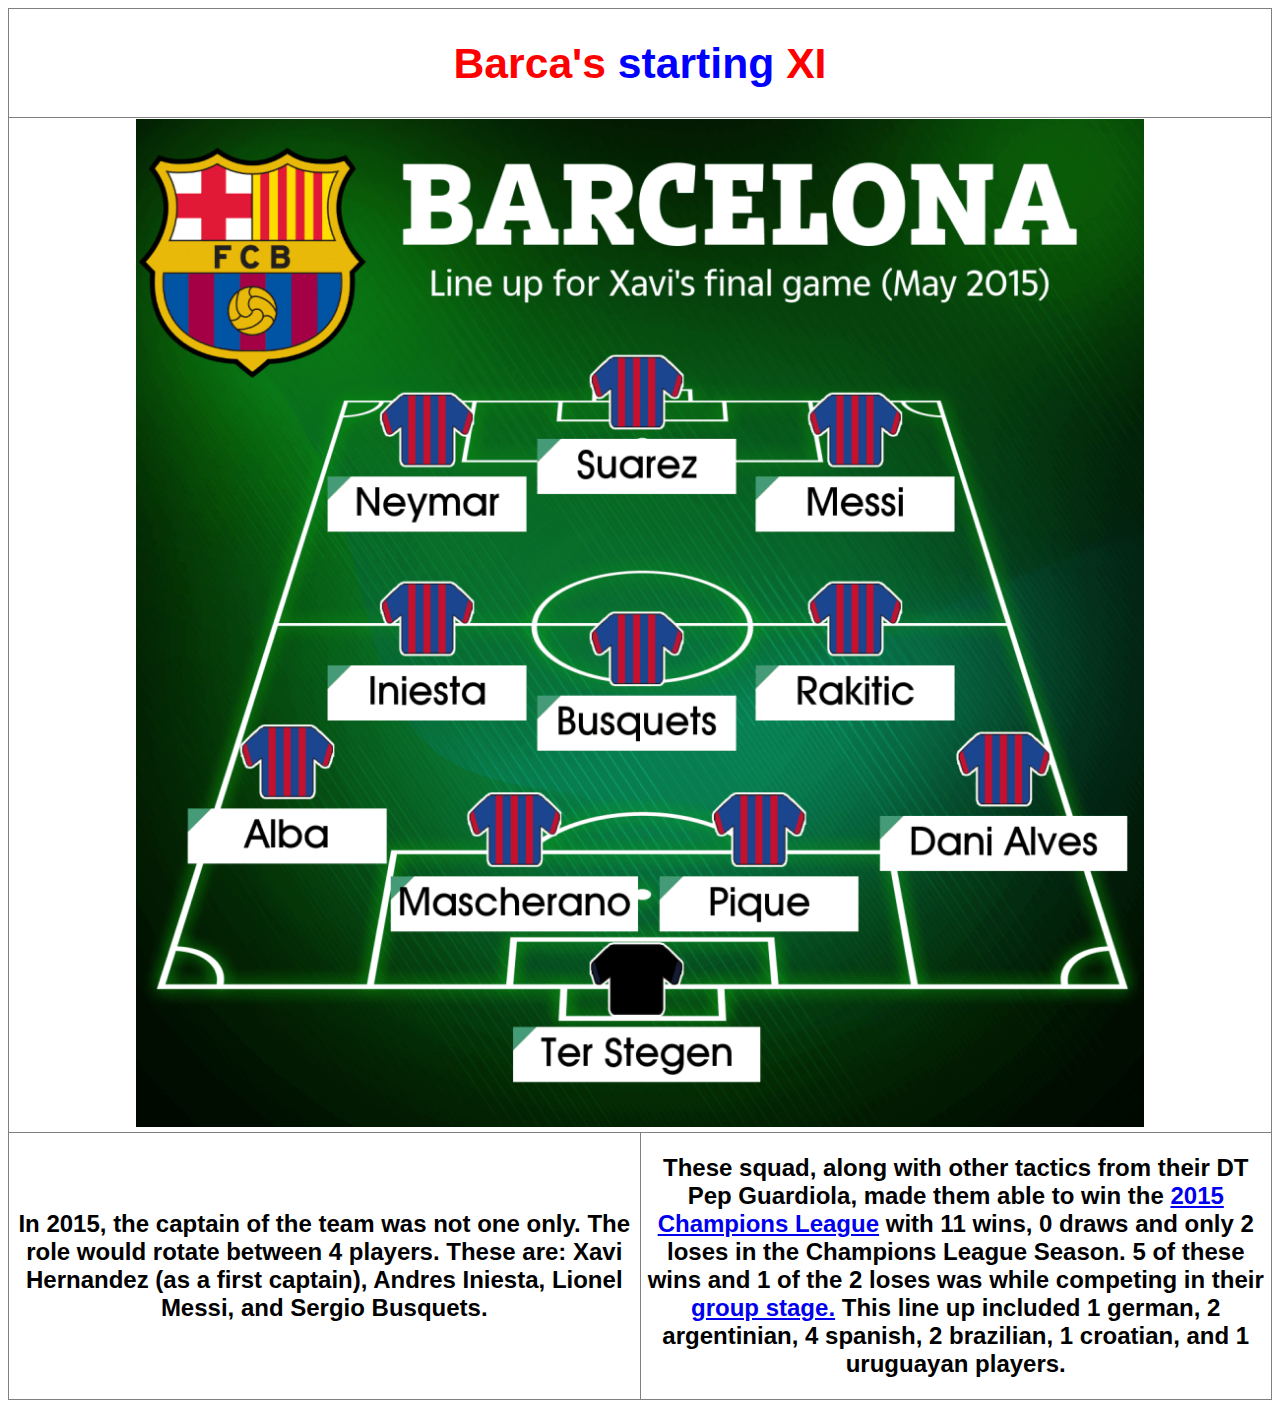
<file: index.html>
<!DOCTYPE html>
<html>
<head>
	<meta charset="utf-8">
	<meta name="viewport" content="width=device-width, initial-scale=1">
	<title>Barca's 2015 Starting XI</title>
	<link rel="stylesheet" type="text/css" href="Final_Project.css">
</head>
<body>
	<table width="100%" border="1">
		<tr>
			<td width="100%" height="20%" colspan="2"> <h1> <span style="color: #f00;">Barca's</span> <span style="color: #00f;">starting</span> <span style="color: #f00;">XI</span></h1> </td>
		</tr>
		<tr>
			<td width="100%" height="60%" colspan="2" align="center"> <img src="BARCELONA.png" width="80%"> </td>
		</tr>
		<tr>
			<td width="50%" height="20%"> <h2>In 2015, the captain of the team was not one only. The role would rotate between 4 players. These are: Xavi Hernandez (as a first captain), Andres Iniesta, Lionel Messi, and Sergio Busquets.</h2> </td>
			<td width="50%" height="20%"> <h2>These squad, along with other tactics from their DT Pep Guardiola, made them able to win the <a href="ChampionsLeague2015.html">2015 Champions League</a> with 11 wins, 0 draws and only 2 loses in the Champions League Season. 5 of these wins and 1 of the 2 loses was while competing in their <a href="GroupStage.html">group stage.</a> This line up included 1 german, 2 argentinian, 4 spanish, 2 brazilian, 1 croatian, and 1 uruguayan players. </h2> </td>
		</tr>
	</table>

</body>
</html>
</file>
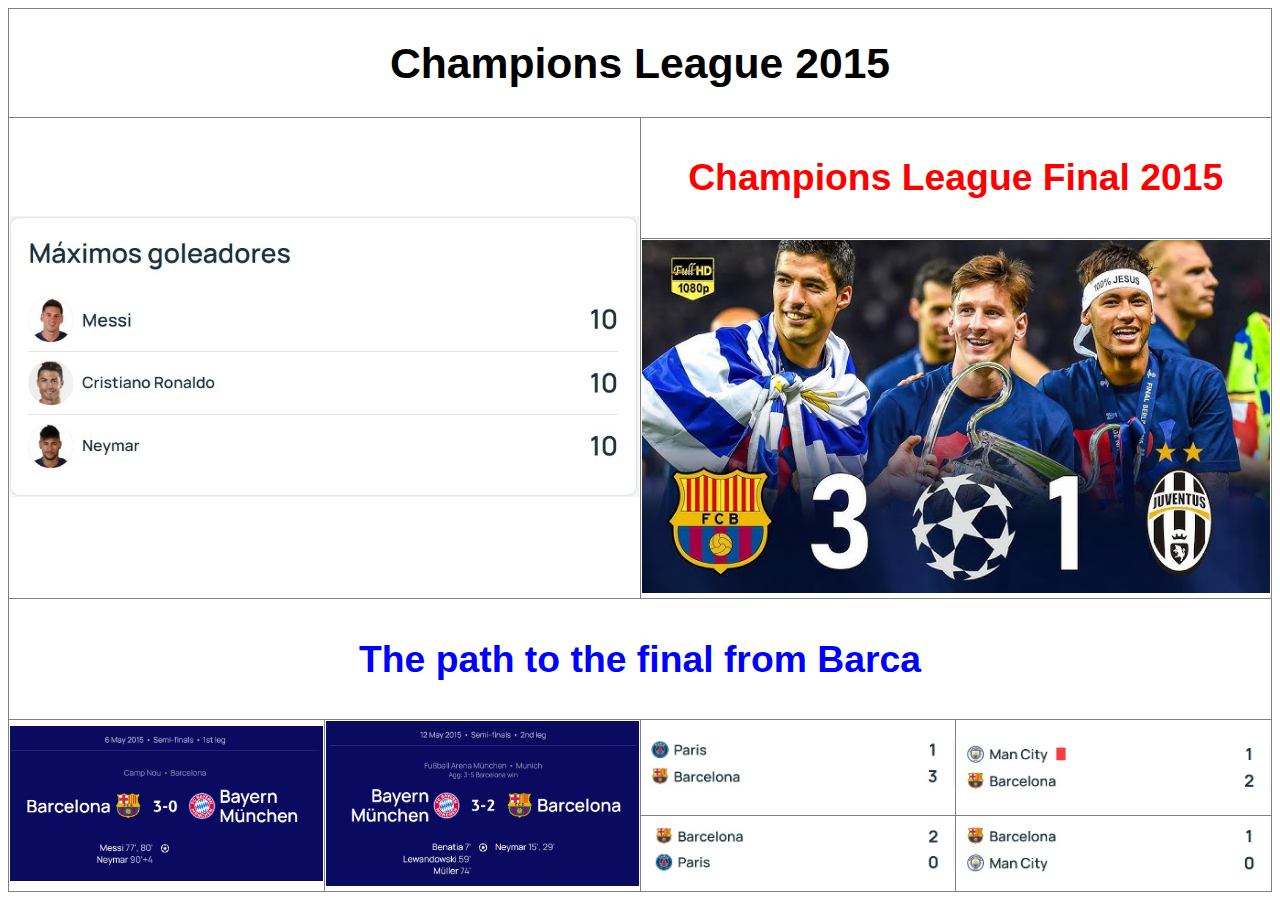
<file: ChampionsLeague2015.html>
<!DOCTYPE html>
<html>
<head>
	<meta charset="utf-8">
	<meta name="viewport" content="width=device-width, initial-scale=1">
	<title>Champions League 2015</title>
	<link rel="stylesheet" type="text/css" href="Final_Project.css">
</head>
<body>
	<table width="100%" border="1">
		<tr>
			<td width="100%" height="20%" colspan="4"> <h1>Champions League 2015</h1> </td>
		</tr>
		<tr>
			<td width="50%" height="45%" rowspan="2" colspan="2"> <img src="Topscorers.jpg" width="100%"> </td>
			<td width="50%" height="10%" colspan="2"> <h3 class="red"> Champions League Final 2015</h3></td>
		</tr>
		<tr>
			<td width="50%" height="35%" colspan="2"> <img src="FinalResult.jpg" width="100%"> </td>
		</tr>
		<tr>
			<td width="100%" height="10%" colspan="4"> <h3 class="blue">The path to the final from Barca</h3> </td>
		</tr>
		<tr>
			<td width="25%" height="25%" rowspan="2"> <img src="1stLegSemifinal.jpg" width="100%"> </td>
			<td width="25%" height="25%" rowspan="2"> <img src="2ndLegSemifinal.jpg" width="100%"> </td>
			<td width="25%" height="12,5%"> <img src="QuarterFinal1stLeg.jpg" width="100%"> </td>
			<td width="25%" height="12,5%"> <img src="1stLegRoundOf16.jpg" width="100%"> </td>
		</tr>
		<tr>
			<td width="25%" height="12,5%"> <img src="QuarterFinal2ndLeg.jpg" width="100%"> </td>
			<td width="25%" height="12,5%"> <img src="2ndLegRoundOf16.jpg" width="100%"> </td>
		</tr>

	</table>

</body>
</html>
</file>
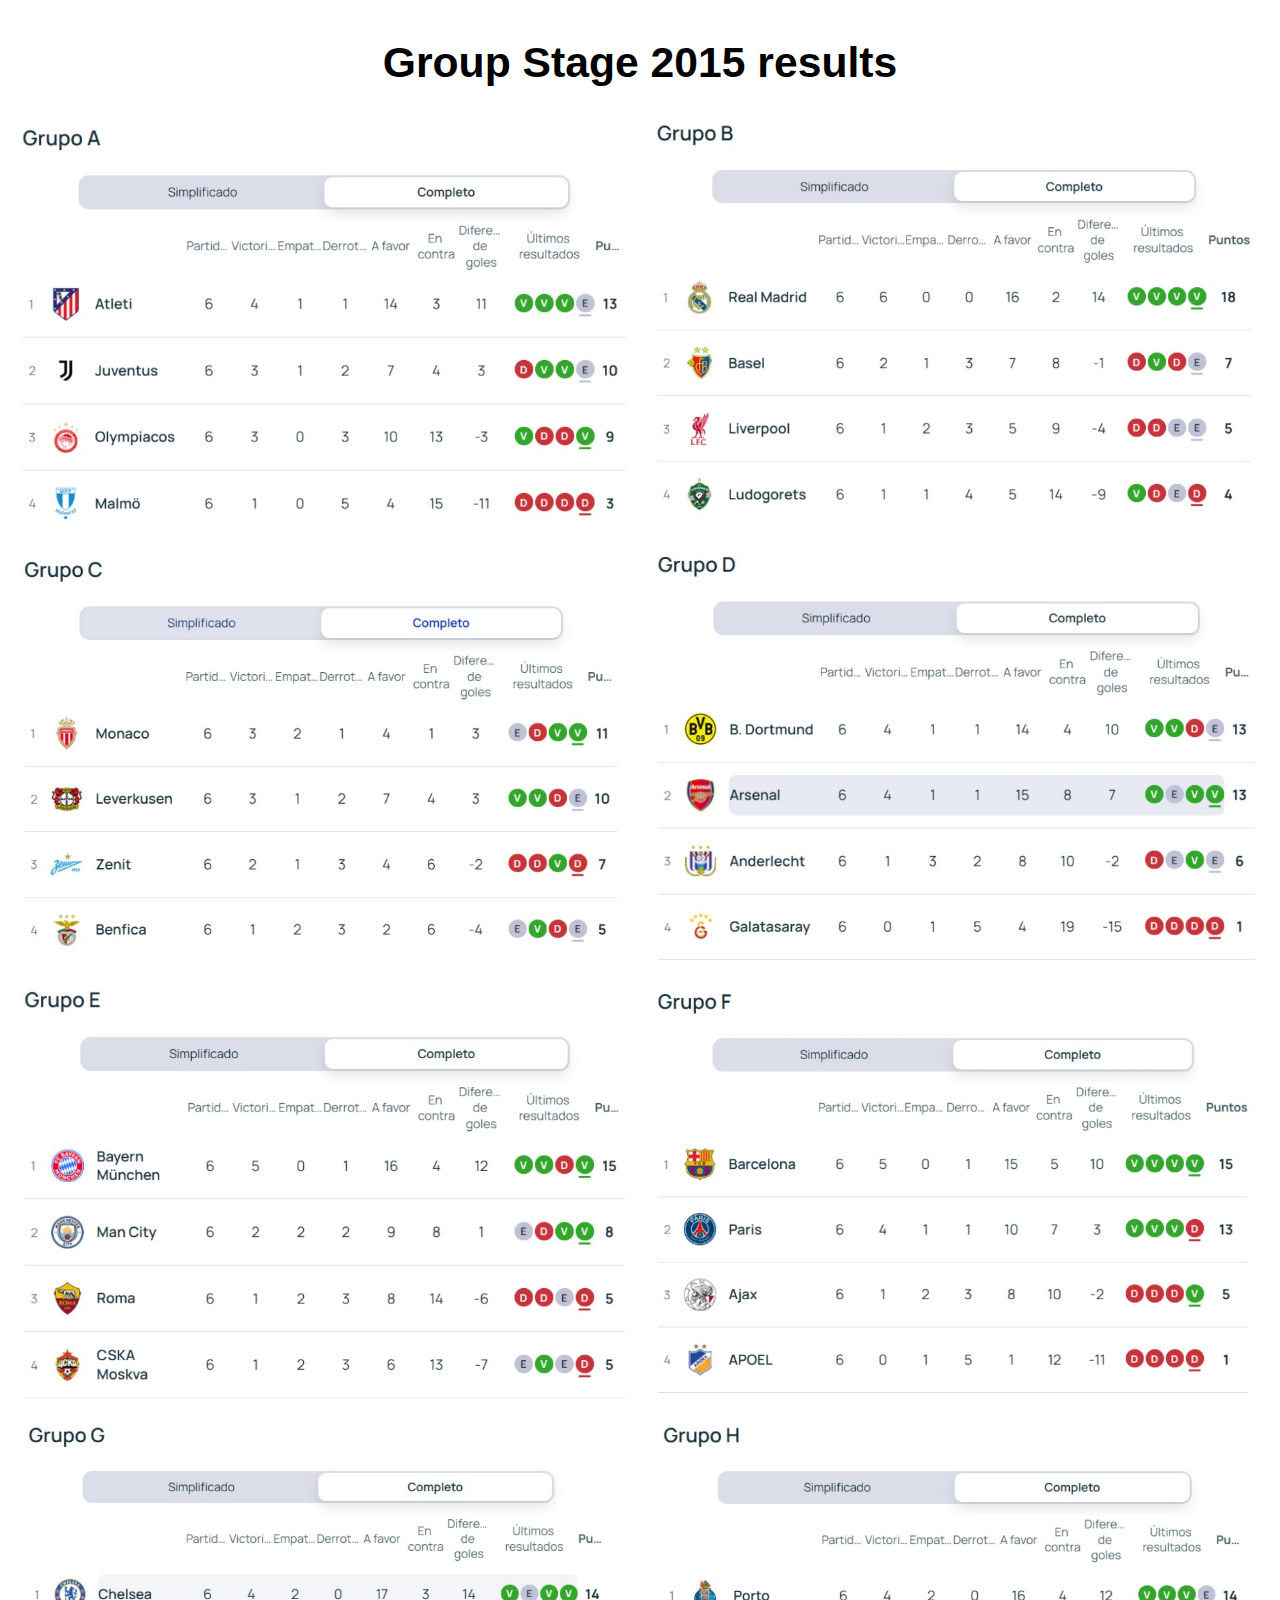
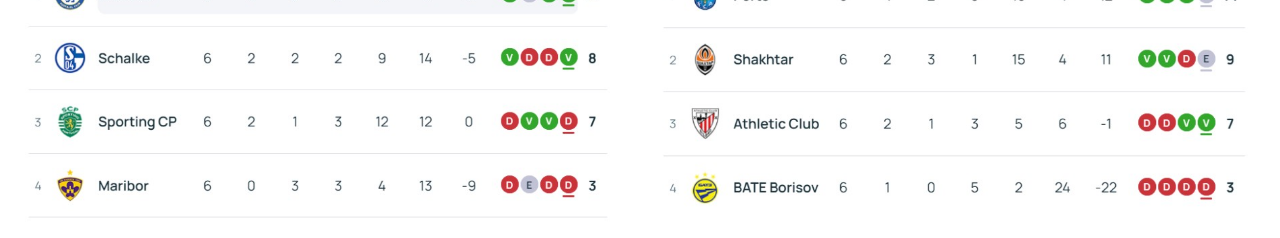
<file: GroupStage.html>
<!DOCTYPE html>
<html>
<head>
	<meta charset="utf-8">
	<meta name="viewport" content="width=device-width, initial-scale=1">
	<title>Champions League Group Stage 2015</title>
	<link rel="stylesheet" type="text/css" href="Final_Project.css">
</head>
<body>
	<table width="100%" align="center">
		<tr>
			<td width="100%" height="20%" colspan="2"> <h1>Group Stage 2015 results</h1> </td>
		</tr>
		<tr>
			<td width="50%" height="20%"> <img src="GroupA.jpg" width="100%"> </td> 
			<td width="50%" height="20%"> <img src="GroupB.jpg" width="100%"> </td>
		</tr>
		<tr>
			<td width="50%" height="20%"> <img src="GroupC.jpg" width="100%"> </td>
			<td width="50%" height="20%"> <img src="GroupD.jpg" width="100%"> </td>
		</tr>
		<tr>
			<td width="50%" height="20%"> <img src="GroupE.jpg" width="100%"> </td>
			<td width="50%" height="20%"> <img src="GroupF.jpg" width="100%"> </td>
		</tr>
		<tr>
			<td width="50%" height="20%"> <img src="GroupG.jpg" width="100%"> </td>
			<td width="50%" height="20%"> <img src="GroupH.jpg" width="100%"> </td>
		</tr>
	</table>
	
</body>
</html>
</file>
<file: Final_Project.css>
h1, h2, h3, p {
	font-family: Calibri, "Helvetica Neue", sans-serif;
	text-align: center;
}
h1 {
	font-size: 32pt;
}
h3 {
	font-size: 28pt;
}
table {
	border-collapse: collapse;
}
.blue {
	color: blue;
}
.red {
	color: red;
}
</file>
